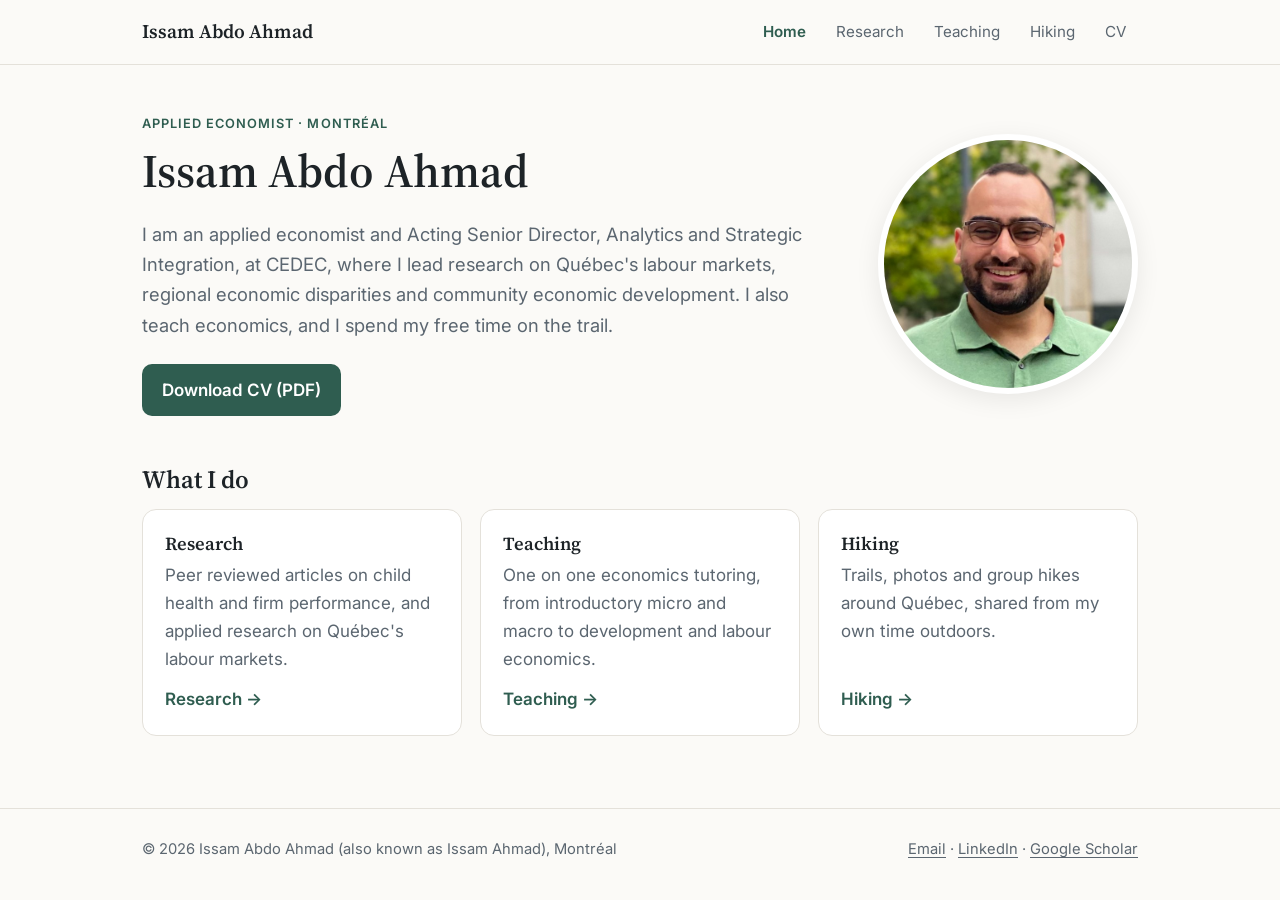
<file: index.html>
<!DOCTYPE html>
<html lang="en">
<head>
  <meta charset="utf-8">
  <meta name="viewport" content="width=device-width, initial-scale=1">
  <title>Issam Abdo Ahmad</title>
  <meta name="description" content="Issam Abdo Ahmad (Issam Ahmad), applied economist in Montreal: research on labour markets and regional development, economics teaching, and hiking.">
  <meta property="og:title" content="Issam Abdo Ahmad">
  <meta property="og:description" content="Issam Abdo Ahmad (Issam Ahmad), applied economist in Montreal: research on labour markets and regional development, economics teaching, and hiking.">
  <link rel="preconnect" href="https://fonts.googleapis.com">
  <link rel="preconnect" href="https://fonts.gstatic.com" crossorigin>
  <link href="https://fonts.googleapis.com/css2?family=Inter:wght@400;600&family=Source+Serif+4:wght@600&display=swap" rel="stylesheet">
  <link rel="stylesheet" href="assets/style.css">
  <script src="assets/site.js" defer></script>
</head>
<body>
  <header class="site-header">
    <div class="wrap">
      <a class="brand" href="index.html">Issam Abdo Ahmad</a>
      <button class="menu-btn" aria-expanded="false" aria-controls="nav">Menu</button>
      <ul class="nav" id="nav">
        <li><a href="index.html" aria-current="page">Home</a></li>
        <li><a href="research.html">Research</a></li>
        <li><a href="teaching.html">Teaching</a></li>
        <li><a href="hiking.html">Hiking</a></li>
        <li><a href="cv.html">CV</a></li>
      </ul>
    </div>
  </header>

  <main>
    <div class="wrap">
      <section class="hero">
        <div>
          <p class="eyebrow">Applied economist &middot; Montr&eacute;al</p>
          <h1>Issam Abdo Ahmad</h1>
          <p class="lead">I am an applied economist and Acting Senior Director, Analytics and Strategic Integration, at CEDEC, where I lead research on Qu&eacute;bec&#39;s labour markets, regional economic disparities and community economic development. I also teach economics, and I spend my free time on the trail.</p>
          <div class="actions">
            <a class="btn" href="assets/docs/cv.pdf">Download CV (PDF)</a>
          </div>
        </div>
        <img class="portrait" src="assets/img/portrait.jpg" alt="Portrait of Issam Abdo Ahmad">
      </section>

      <h2>What I do</h2>
      <div class="grid three">
        <a class="card" href="research.html">
          <h3>Research</h3>
          <p>Peer reviewed articles on child health and firm performance, and applied research on Qu&eacute;bec&#39;s labour markets.</p>
          <span class="more">Research &rarr;</span>
        </a>
        <a class="card" href="teaching.html">
          <h3>Teaching</h3>
          <p>One on one economics tutoring, from introductory micro and macro to development and labour economics.</p>
          <span class="more">Teaching &rarr;</span>
        </a>
        <a class="card" href="hiking.html">
          <h3>Hiking</h3>
          <p>Trails, photos and group hikes around Qu&eacute;bec, shared from my own time outdoors.</p>
          <span class="more">Hiking &rarr;</span>
        </a>
      </div>

    </div>
  </main>

  <footer class="site-footer">
    <div class="wrap">
      <span>&copy; <span id="year"></span> Issam Abdo Ahmad (also known as Issam Ahmad), Montr&eacute;al</span>
      <span>
        <a href="mailto:issamabdoahmad@gmail.com">Email</a> &middot;
        <a href="https://www.linkedin.com/in/issamabdoahmad">LinkedIn</a> &middot;
        <a href="https://scholar.google.com/citations?user=ngb0bvoAAAAJ&amp;hl=en" target="_blank" rel="noopener">Google Scholar</a>
      </span>
    </div>
  </footer>
</body>
</html>
</file>
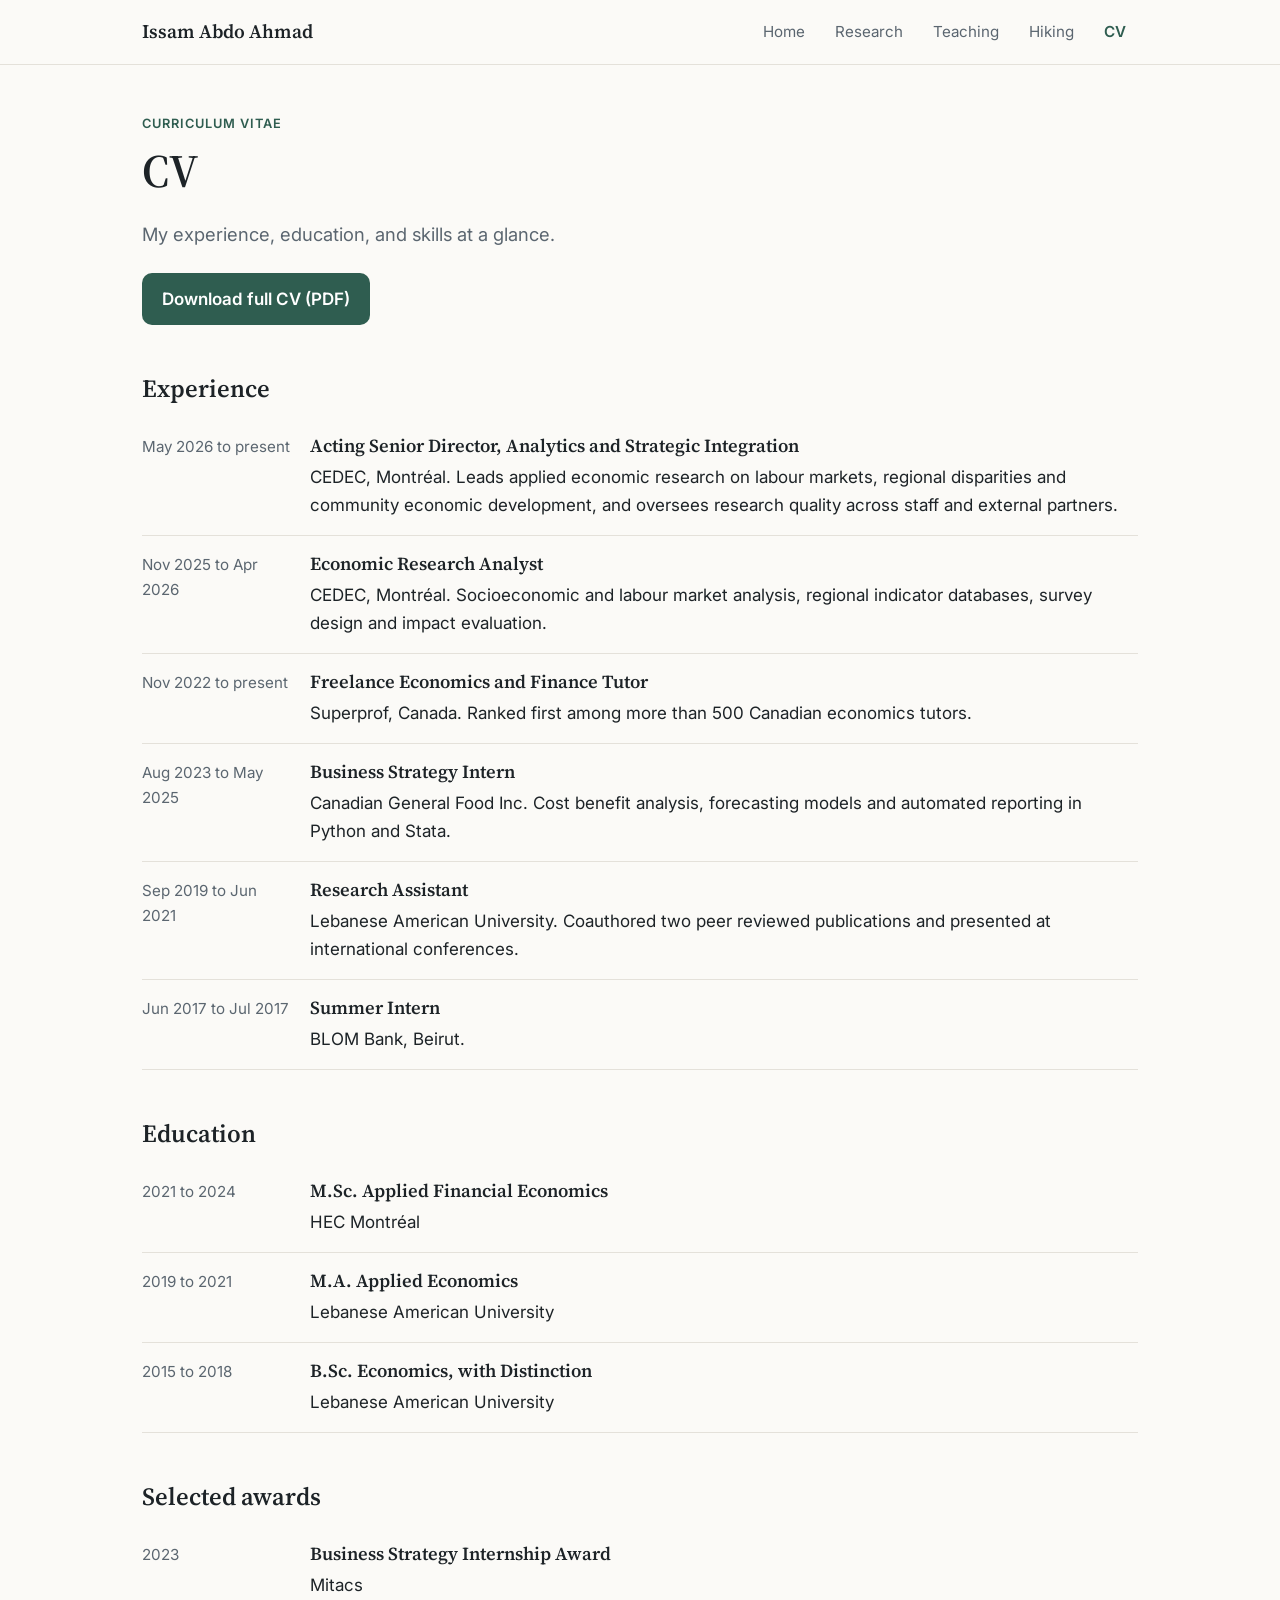
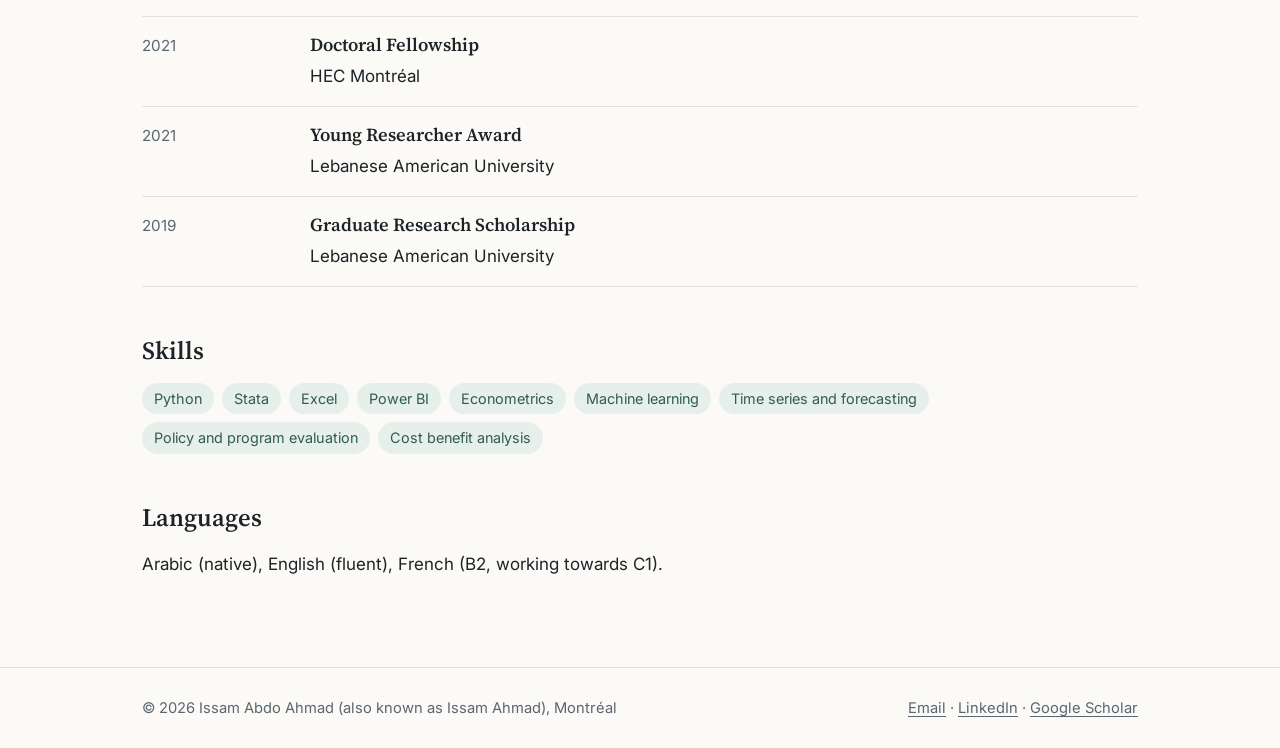
<file: cv.html>
<!DOCTYPE html>
<html lang="en">
<head>
  <meta charset="utf-8">
  <meta name="viewport" content="width=device-width, initial-scale=1">
  <title>CV | Issam Abdo Ahmad</title>
  <meta name="description" content="CV of Issam Abdo Ahmad: experience, education and technical skills.">
  <meta property="og:title" content="CV | Issam Abdo Ahmad">
  <meta property="og:description" content="CV of Issam Abdo Ahmad: experience, education and technical skills.">
  <link rel="preconnect" href="https://fonts.googleapis.com">
  <link rel="preconnect" href="https://fonts.gstatic.com" crossorigin>
  <link href="https://fonts.googleapis.com/css2?family=Inter:wght@400;600&family=Source+Serif+4:wght@600&display=swap" rel="stylesheet">
  <link rel="stylesheet" href="assets/style.css">
  <script src="assets/site.js" defer></script>
</head>
<body>
  <header class="site-header">
    <div class="wrap">
      <a class="brand" href="index.html">Issam Abdo Ahmad</a>
      <button class="menu-btn" aria-expanded="false" aria-controls="nav">Menu</button>
      <ul class="nav" id="nav">
        <li><a href="index.html">Home</a></li>
        <li><a href="research.html">Research</a></li>
        <li><a href="teaching.html">Teaching</a></li>
        <li><a href="hiking.html">Hiking</a></li>
        <li><a href="cv.html" aria-current="page">CV</a></li>
      </ul>
    </div>
  </header>

  <main>
    <div class="wrap">
      <p class="eyebrow">Curriculum vitae</p>
      <h1>CV</h1>
      <p class="lead">My experience, education, and skills at a glance.</p>
      <div class="actions"><a class="btn" href="assets/docs/cv.pdf">Download full CV (PDF)</a></div>

      <h2>Experience</h2>
      <ul class="timeline">
        <li><span class="when">May 2026 to present</span><div><h3>Acting Senior Director, Analytics and Strategic Integration</h3>CEDEC, Montr&eacute;al. Leads applied economic research on labour markets, regional disparities and community economic development, and oversees research quality across staff and external partners.</div></li>
        <li><span class="when">Nov 2025 to Apr 2026</span><div><h3>Economic Research Analyst</h3>CEDEC, Montr&eacute;al. Socioeconomic and labour market analysis, regional indicator databases, survey design and impact evaluation.</div></li>
        <li><span class="when">Nov 2022 to present</span><div><h3>Freelance Economics and Finance Tutor</h3>Superprof, Canada. Ranked first among more than 500 Canadian economics tutors.</div></li>
        <li><span class="when">Aug 2023 to May 2025</span><div><h3>Business Strategy Intern</h3>Canadian General Food Inc. Cost benefit analysis, forecasting models and automated reporting in Python and Stata.</div></li>
        <li><span class="when">Sep 2019 to Jun 2021</span><div><h3>Research Assistant</h3>Lebanese American University. Coauthored two peer reviewed publications and presented at international conferences.</div></li>
        <li><span class="when">Jun 2017 to Jul 2017</span><div><h3>Summer Intern</h3>BLOM Bank, Beirut.</div></li>
      </ul>

      <h2>Education</h2>
      <ul class="timeline">
        <li><span class="when">2021 to 2024</span><div><h3>M.Sc. Applied Financial Economics</h3>HEC Montr&eacute;al</div></li>
        <li><span class="when">2019 to 2021</span><div><h3>M.A. Applied Economics</h3>Lebanese American University</div></li>
        <li><span class="when">2015 to 2018</span><div><h3>B.Sc. Economics, with Distinction</h3>Lebanese American University</div></li>
      </ul>

      <h2>Selected awards</h2>
      <ul class="timeline">
        <li><span class="when">2023</span><div><h3>Business Strategy Internship Award</h3>Mitacs</div></li>
        <li><span class="when">2021</span><div><h3>Doctoral Fellowship</h3>HEC Montr&eacute;al</div></li>
        <li><span class="when">2021</span><div><h3>Young Researcher Award</h3>Lebanese American University</div></li>
        <li><span class="when">2019</span><div><h3>Graduate Research Scholarship</h3>Lebanese American University</div></li>
      </ul>

      <h2>Skills</h2>
      <ul class="tags">
        <li>Python</li><li>Stata</li><li>Excel</li><li>Power BI</li>
        <li>Econometrics</li><li>Machine learning</li><li>Time series and forecasting</li>
        <li>Policy and program evaluation</li><li>Cost benefit analysis</li>
      </ul>

      <h2>Languages</h2>
      <p>Arabic (native), English (fluent), French (B2, working towards C1).</p>

    </div>
  </main>

  <footer class="site-footer">
    <div class="wrap">
      <span>&copy; <span id="year"></span> Issam Abdo Ahmad (also known as Issam Ahmad), Montr&eacute;al</span>
      <span>
        <a href="mailto:issamabdoahmad@gmail.com">Email</a> &middot;
        <a href="https://www.linkedin.com/in/issamabdoahmad">LinkedIn</a> &middot;
        <a href="https://scholar.google.com/citations?user=ngb0bvoAAAAJ&amp;hl=en" target="_blank" rel="noopener">Google Scholar</a>
      </span>
    </div>
  </footer>
</body>
</html>
</file>
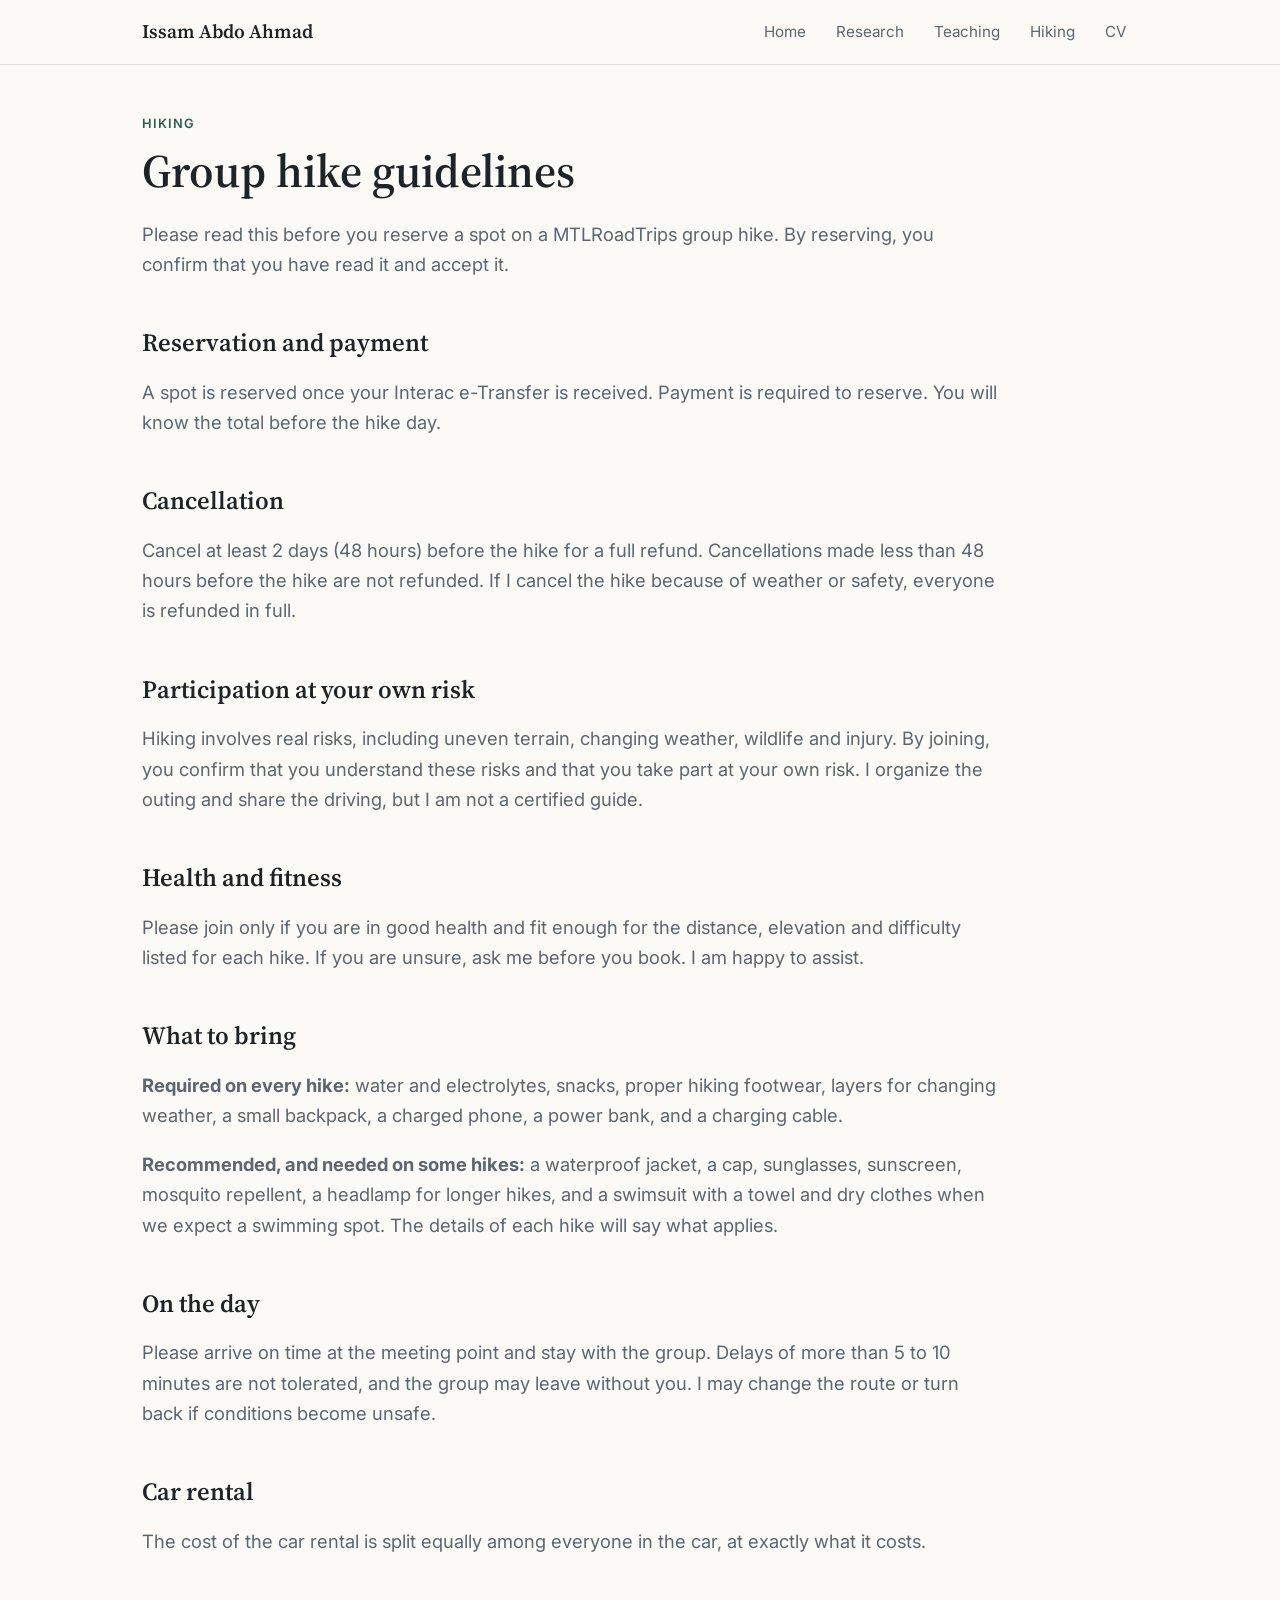
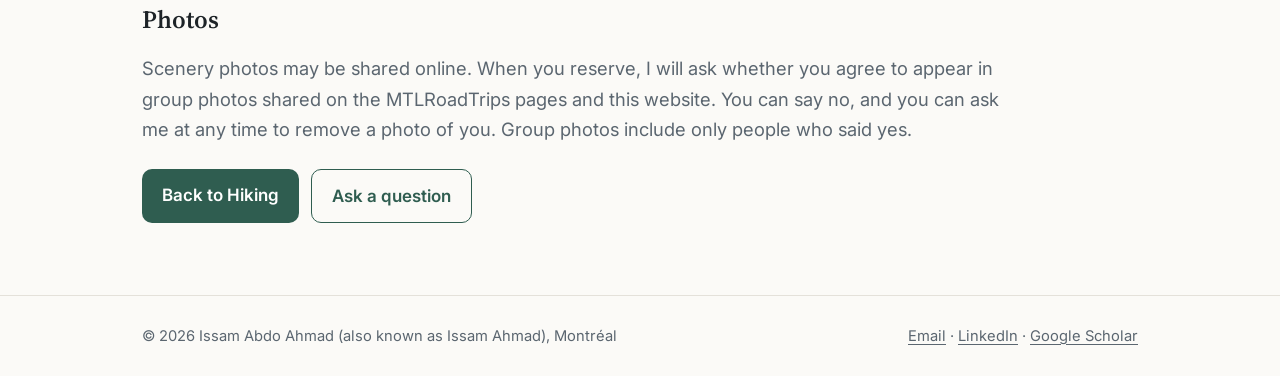
<file: hiking-guidelines.html>
<!DOCTYPE html>
<html lang="en">
<head>
  <meta charset="utf-8">
  <meta name="viewport" content="width=device-width, initial-scale=1">
  <title>Group hike guidelines | Issam Abdo Ahmad</title>
  <meta name="description" content="Reservation, payment, cancellation and safety guidelines for MTLRoadTrips group hikes.">
  <meta property="og:title" content="Group hike guidelines | Issam Abdo Ahmad">
  <meta property="og:description" content="Reservation, payment, cancellation and safety guidelines for MTLRoadTrips group hikes.">
  <link rel="preconnect" href="https://fonts.googleapis.com">
  <link rel="preconnect" href="https://fonts.gstatic.com" crossorigin>
  <link href="https://fonts.googleapis.com/css2?family=Inter:wght@400;600&family=Source+Serif+4:wght@600&display=swap" rel="stylesheet">
  <link rel="stylesheet" href="assets/style.css">
  <script src="assets/site.js" defer></script>
</head>
<body>
  <header class="site-header">
    <div class="wrap">
      <a class="brand" href="index.html">Issam Abdo Ahmad</a>
      <button class="menu-btn" aria-expanded="false" aria-controls="nav">Menu</button>
      <ul class="nav" id="nav">
        <li><a href="index.html">Home</a></li>
        <li><a href="research.html">Research</a></li>
        <li><a href="teaching.html">Teaching</a></li>
        <li><a href="hiking.html">Hiking</a></li>
        <li><a href="cv.html">CV</a></li>
      </ul>
    </div>
  </header>

  <main>
    <div class="wrap">
      <p class="eyebrow">Hiking</p>
      <h1>Group hike guidelines</h1>
      <p class="lead wide">Please read this before you reserve a spot on a MTLRoadTrips group hike. By reserving, you confirm that you have read it and accept it.</p>

      <h2>Reservation and payment</h2>
      <p class="lead wide">A spot is reserved once your Interac e-Transfer is received. Payment is required to reserve. You will know the total before the hike day.</p>

      <h2>Cancellation</h2>
      <p class="lead wide">Cancel at least 2 days (48 hours) before the hike for a full refund. Cancellations made less than 48 hours before the hike are not refunded. If I cancel the hike because of weather or safety, everyone is refunded in full.</p>

      <h2>Participation at your own risk</h2>
      <p class="lead wide">Hiking involves real risks, including uneven terrain, changing weather, wildlife and injury. By joining, you confirm that you understand these risks and that you take part at your own risk. I organize the outing and share the driving, but I am not a certified guide.</p>

      <h2>Health and fitness</h2>
      <p class="lead wide">Please join only if you are in good health and fit enough for the distance, elevation and difficulty listed for each hike. If you are unsure, ask me before you book. I am happy to assist.</p>

      <h2>What to bring</h2>
      <p class="lead wide"><strong>Required on every hike:</strong> water and electrolytes, snacks, proper hiking footwear, layers for changing weather, a small backpack, a charged phone, a power bank, and a charging cable.</p>
      <p class="lead wide"><strong>Recommended, and needed on some hikes:</strong> a waterproof jacket, a cap, sunglasses, sunscreen, mosquito repellent, a headlamp for longer hikes, and a swimsuit with a towel and dry clothes when we expect a swimming spot. The details of each hike will say what applies.</p>

      <h2>On the day</h2>
      <p class="lead wide">Please arrive on time at the meeting point and stay with the group. Delays of more than 5 to 10 minutes are not tolerated, and the group may leave without you. I may change the route or turn back if conditions become unsafe.</p>

      <h2>Car rental</h2>
      <p class="lead wide">The cost of the car rental is split equally among everyone in the car, at exactly what it costs.</p>

      <h2>Photos</h2>
      <p class="lead wide">Scenery photos may be shared online. When you reserve, I will ask whether you agree to appear in group photos shared on the MTLRoadTrips pages and this website. You can say no, and you can ask me at any time to remove a photo of you. Group photos include only people who said yes.</p>

      <div class="actions">
        <a class="btn" href="hiking.html">Back to Hiking</a>
        <a class="btn ghost" href="mailto:issamabdoahmad@gmail.com?subject=Group%20hike%20question">Ask a question</a>
      </div>

    </div>
  </main>

  <footer class="site-footer">
    <div class="wrap">
      <span>&copy; <span id="year"></span> Issam Abdo Ahmad (also known as Issam Ahmad), Montr&eacute;al</span>
      <span>
        <a href="mailto:issamabdoahmad@gmail.com">Email</a> &middot;
        <a href="https://www.linkedin.com/in/issamabdoahmad">LinkedIn</a> &middot;
        <a href="https://scholar.google.com/citations?user=ngb0bvoAAAAJ&amp;hl=en" target="_blank" rel="noopener">Google Scholar</a>
      </span>
    </div>
  </footer>
</body>
</html>
</file>
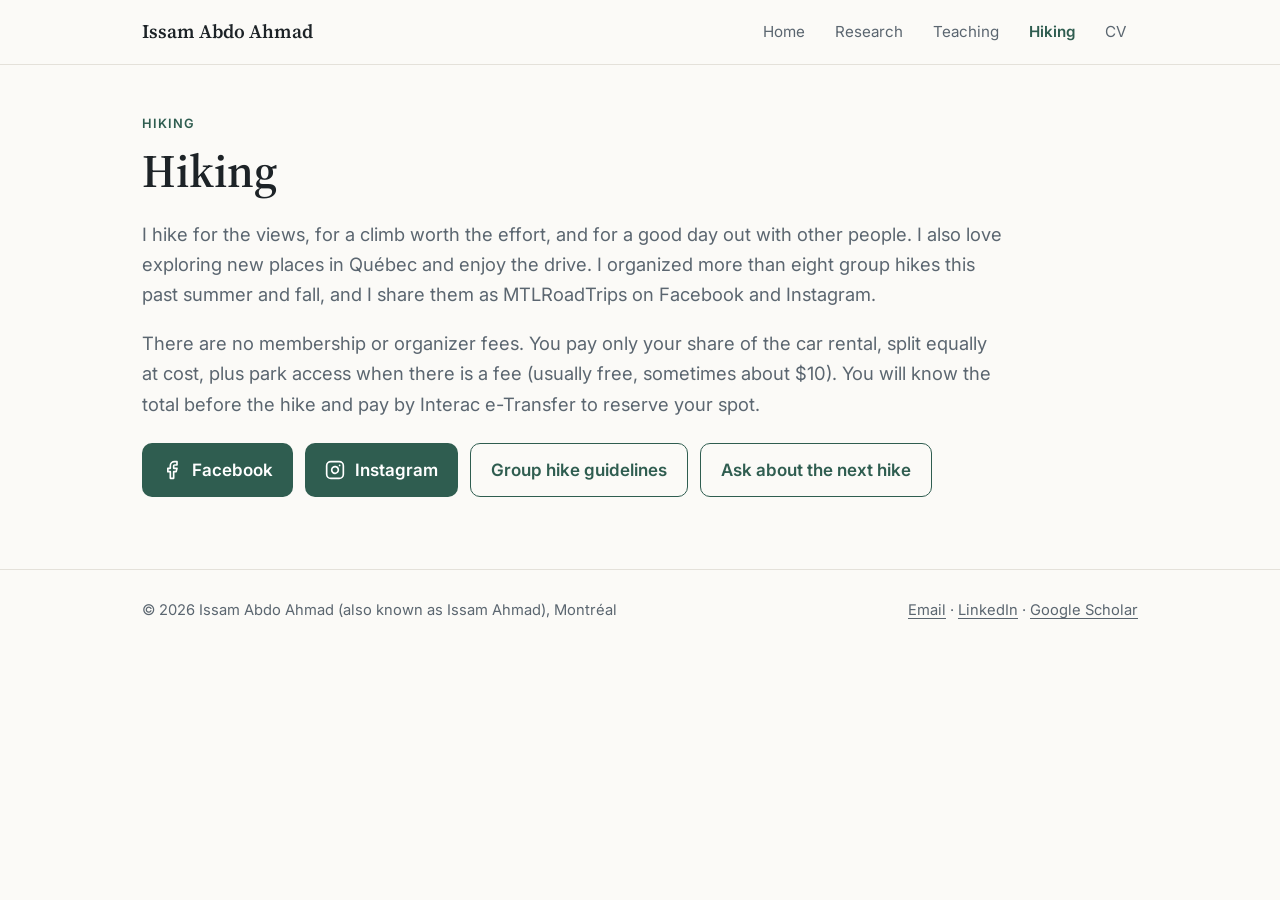
<file: hiking.html>
<!DOCTYPE html>
<html lang="en">
<head>
  <meta charset="utf-8">
  <meta name="viewport" content="width=device-width, initial-scale=1">
  <title>Hiking | Issam Abdo Ahmad</title>
  <meta name="description" content="Hiking trails, photos and group hikes around Quebec with Issam Abdo Ahmad.">
  <meta property="og:title" content="Hiking | Issam Abdo Ahmad">
  <meta property="og:description" content="Hiking trails, photos and group hikes around Quebec with Issam Abdo Ahmad.">
  <link rel="preconnect" href="https://fonts.googleapis.com">
  <link rel="preconnect" href="https://fonts.gstatic.com" crossorigin>
  <link href="https://fonts.googleapis.com/css2?family=Inter:wght@400;600&family=Source+Serif+4:wght@600&display=swap" rel="stylesheet">
  <link rel="stylesheet" href="assets/style.css">
  <script src="assets/site.js" defer></script>
</head>
<body>
  <header class="site-header">
    <div class="wrap">
      <a class="brand" href="index.html">Issam Abdo Ahmad</a>
      <button class="menu-btn" aria-expanded="false" aria-controls="nav">Menu</button>
      <ul class="nav" id="nav">
        <li><a href="index.html">Home</a></li>
        <li><a href="research.html">Research</a></li>
        <li><a href="teaching.html">Teaching</a></li>
        <li><a href="hiking.html" aria-current="page">Hiking</a></li>
        <li><a href="cv.html">CV</a></li>
      </ul>
    </div>
  </header>

  <main>
    <div class="wrap">
      <p class="eyebrow">Hiking</p>
      <h1>Hiking</h1>
      <p class="lead wide">I hike for the views, for a climb worth the effort, and for a good day out with other people. I also love exploring new places in Qu&eacute;bec and enjoy the drive. I organized more than eight group hikes this past summer and fall, and I share them as MTLRoadTrips on Facebook and Instagram.</p>
      <p class="lead wide">There are no membership or organizer fees. You pay only your share of the car rental, split equally at cost, plus park access when there is a fee (usually free, sometimes about $10). You will know the total before the hike and pay by Interac e-Transfer to reserve your spot.</p>
      <div class="actions">
        <a class="btn icon" href="https://www.facebook.com/profile.php?id=61595516983085" target="_blank" rel="noopener"><svg viewBox="0 0 24 24" width="20" height="20" fill="none" stroke="currentColor" stroke-width="2" stroke-linecap="round" stroke-linejoin="round" aria-hidden="true"><path d="M18 2h-3a5 5 0 0 0-5 5v3H7v4h3v8h4v-8h3l1-4h-4V7a1 1 0 0 1 1-1h3z"/></svg>Facebook</a>
        <a class="btn icon" href="https://www.instagram.com/mtlroadtrips/" target="_blank" rel="noopener"><svg viewBox="0 0 24 24" width="20" height="20" fill="none" stroke="currentColor" stroke-width="2" stroke-linecap="round" stroke-linejoin="round" aria-hidden="true"><rect x="2" y="2" width="20" height="20" rx="5"/><path d="M16 11.37A4 4 0 1 1 12.63 8 4 4 0 0 1 16 11.37z"/><line x1="17.5" y1="6.5" x2="17.51" y2="6.5"/></svg>Instagram</a>
        <a class="btn ghost" href="hiking-guidelines.html">Group hike guidelines</a>
        <a class="btn ghost" href="mailto:issamabdoahmad@gmail.com?subject=Next%20group%20hike">Ask about the next hike</a>
      </div>

    </div>
  </main>

  <footer class="site-footer">
    <div class="wrap">
      <span>&copy; <span id="year"></span> Issam Abdo Ahmad (also known as Issam Ahmad), Montr&eacute;al</span>
      <span>
        <a href="mailto:issamabdoahmad@gmail.com">Email</a> &middot;
        <a href="https://www.linkedin.com/in/issamabdoahmad">LinkedIn</a> &middot;
        <a href="https://scholar.google.com/citations?user=ngb0bvoAAAAJ&amp;hl=en" target="_blank" rel="noopener">Google Scholar</a>
      </span>
    </div>
  </footer>
</body>
</html>
</file>
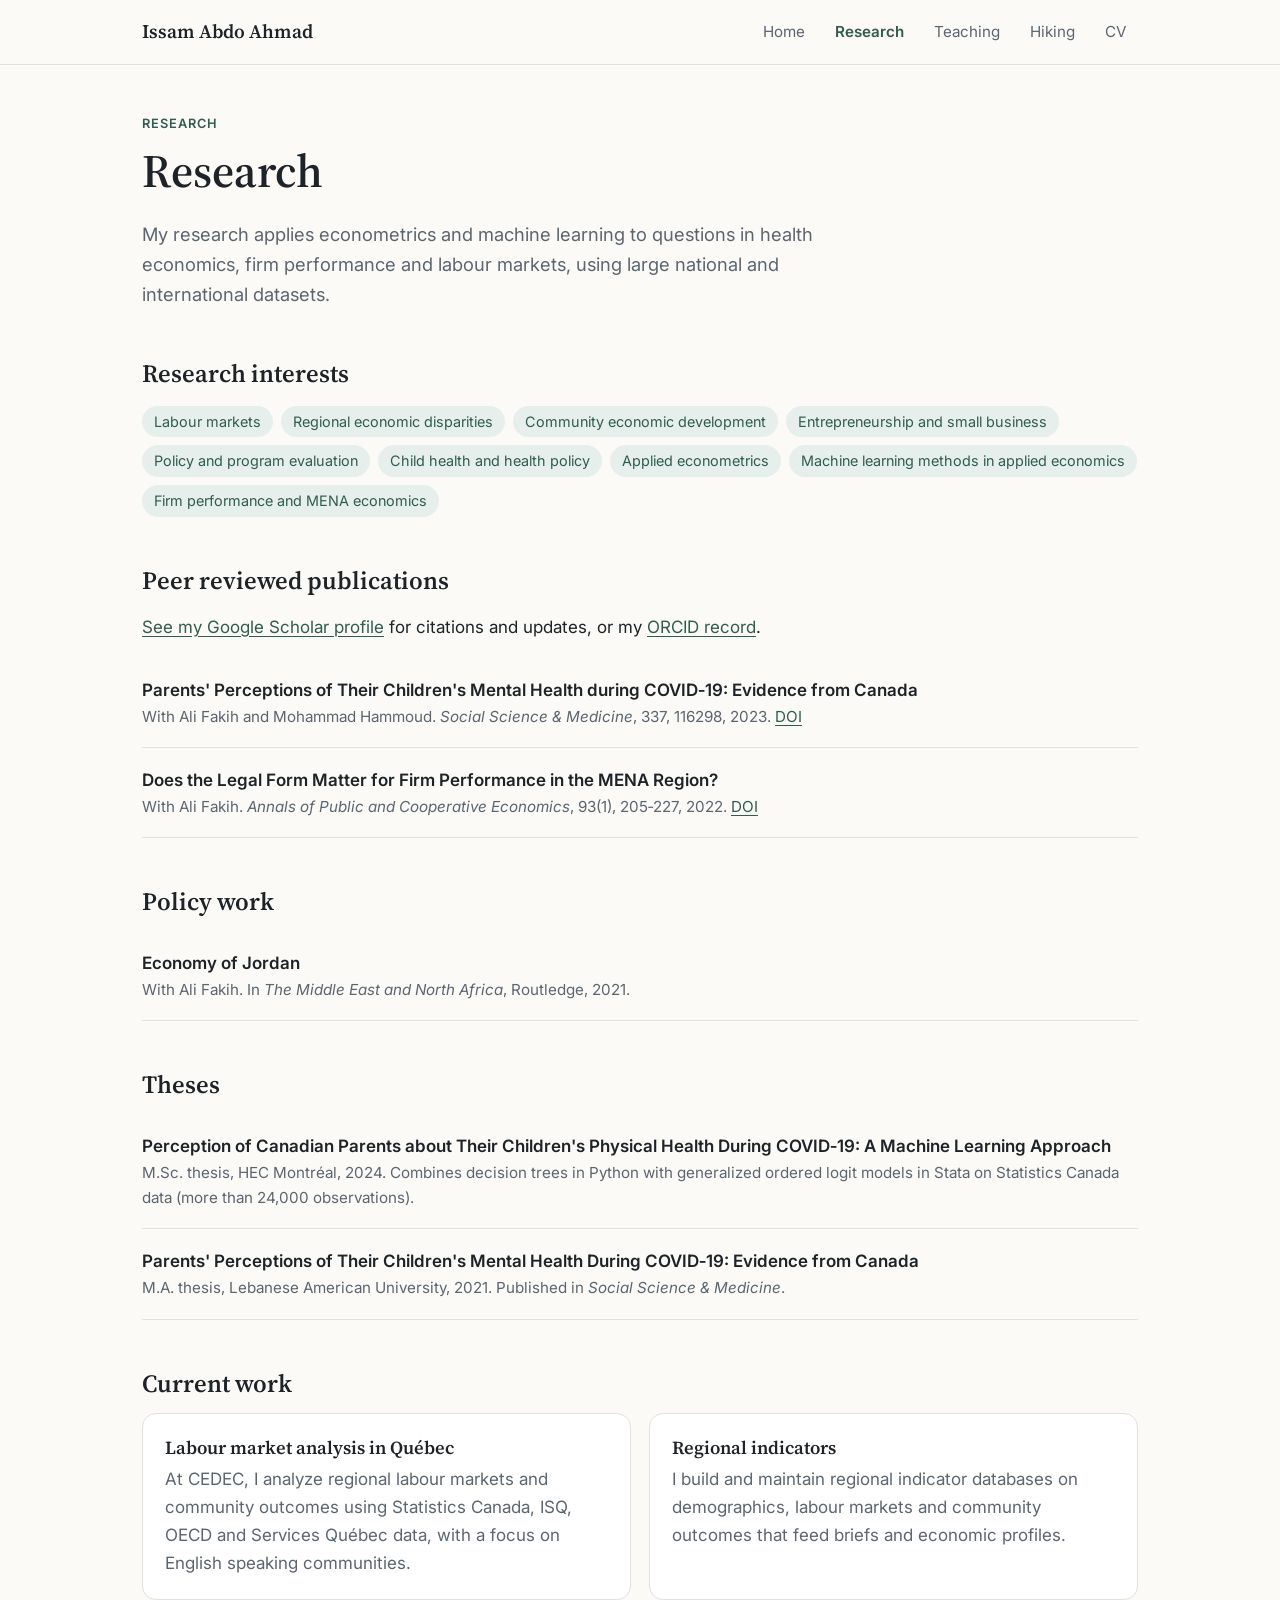
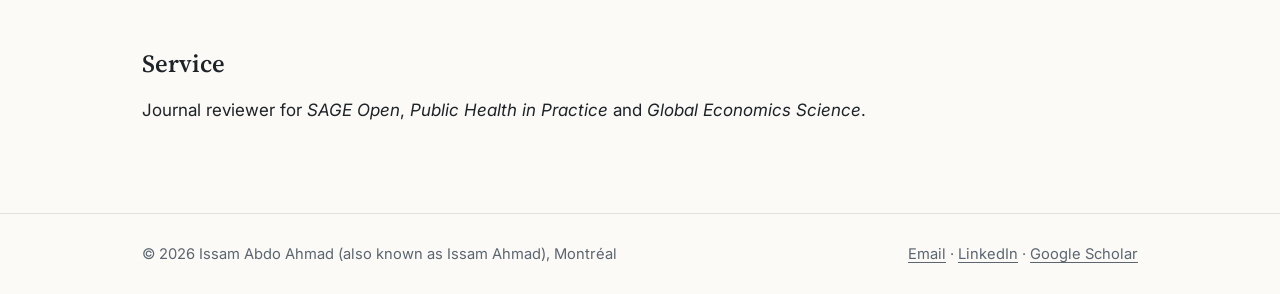
<file: research.html>
<!DOCTYPE html>
<html lang="en">
<head>
  <meta charset="utf-8">
  <meta name="viewport" content="width=device-width, initial-scale=1">
  <title>Research | Issam Abdo Ahmad</title>
  <meta name="description" content="Research and publications by Issam Abdo Ahmad in labour economics, health policy and economic policy.">
  <meta property="og:title" content="Research | Issam Abdo Ahmad">
  <meta property="og:description" content="Research and publications by Issam Abdo Ahmad in labour economics, health policy and economic policy.">
  <link rel="preconnect" href="https://fonts.googleapis.com">
  <link rel="preconnect" href="https://fonts.gstatic.com" crossorigin>
  <link href="https://fonts.googleapis.com/css2?family=Inter:wght@400;600&family=Source+Serif+4:wght@600&display=swap" rel="stylesheet">
  <link rel="stylesheet" href="assets/style.css">
  <script src="assets/site.js" defer></script>
</head>
<body>
  <header class="site-header">
    <div class="wrap">
      <a class="brand" href="index.html">Issam Abdo Ahmad</a>
      <button class="menu-btn" aria-expanded="false" aria-controls="nav">Menu</button>
      <ul class="nav" id="nav">
        <li><a href="index.html">Home</a></li>
        <li><a href="research.html" aria-current="page">Research</a></li>
        <li><a href="teaching.html">Teaching</a></li>
        <li><a href="hiking.html">Hiking</a></li>
        <li><a href="cv.html">CV</a></li>
      </ul>
    </div>
  </header>

  <main>
    <div class="wrap">
      <p class="eyebrow">Research</p>
      <h1>Research</h1>
      <p class="lead">My research applies econometrics and machine learning to questions in health economics, firm performance and labour markets, using large national and international datasets.</p>

      <h2>Research interests</h2>
      <ul class="tags">
        <li>Labour markets</li>
        <li>Regional economic disparities</li>
        <li>Community economic development</li>
        <li>Entrepreneurship and small business</li>
        <li>Policy and program evaluation</li>
        <li>Child health and health policy</li>
        <li>Applied econometrics</li>
        <li>Machine learning methods in applied economics</li>
        <li>Firm performance and MENA economics</li>
      </ul>

      <h2>Peer reviewed publications</h2>
      <p><a href="https://scholar.google.com/citations?user=ngb0bvoAAAAJ&amp;hl=en" target="_blank" rel="noopener">See my Google Scholar profile</a> for citations and updates, or my <a href="https://orcid.org/0000-0002-9265-6749" target="_blank" rel="noopener">ORCID record</a>.</p>
      <ul class="pubs">
          <li>
            <div class="title">Parents' Perceptions of Their Children's Mental Health during COVID&#8209;19: Evidence from Canada</div>
            <div class="meta">With Ali Fakih and Mohammad Hammoud. <em>Social Science &amp; Medicine</em>, 337, 116298, 2023. <a href="https://doi.org/10.1016/j.socscimed.2023.116298">DOI</a></div>
          </li>
          <li>
            <div class="title">Does the Legal Form Matter for Firm Performance in the MENA Region?</div>
            <div class="meta">With Ali Fakih. <em>Annals of Public and Cooperative Economics</em>, 93(1), 205&#8209;227, 2022. <a href="https://doi.org/10.1111/apce.12324">DOI</a></div>
          </li>
      </ul>

      <h2>Policy work</h2>
      <ul class="pubs">
          <li>
            <div class="title">Economy of Jordan</div>
            <div class="meta">With Ali Fakih. In <em>The Middle East and North Africa</em>, Routledge, 2021.</div>
          </li>
      </ul>

      <h2>Theses</h2>
      <ul class="pubs">
          <li>
            <div class="title">Perception of Canadian Parents about Their Children's Physical Health During COVID&#8209;19: A Machine Learning Approach</div>
            <div class="meta">M.Sc. thesis, HEC Montr&eacute;al, 2024. Combines decision trees in Python with generalized ordered logit models in Stata on Statistics Canada data (more than 24,000 observations).</div>
          </li>
          <li>
            <div class="title">Parents' Perceptions of Their Children's Mental Health During COVID&#8209;19: Evidence from Canada</div>
            <div class="meta">M.A. thesis, Lebanese American University, 2021. Published in <em>Social Science &amp; Medicine</em>.</div>
          </li>
      </ul>

      <h2>Current work</h2>
      <div class="grid">
        <div class="card">
          <h3>Labour market analysis in Qu&eacute;bec</h3>
          <p>At CEDEC, I analyze regional labour markets and community outcomes using Statistics Canada, ISQ, OECD and Services Qu&eacute;bec data, with a focus on English speaking communities.</p>
        </div>
        <div class="card">
          <h3>Regional indicators</h3>
          <p>I build and maintain regional indicator databases on demographics, labour markets and community outcomes that feed briefs and economic profiles.</p>
        </div>
      </div>

      <h2>Service</h2>
      <p>Journal reviewer for <em>SAGE Open</em>, <em>Public Health in Practice</em> and <em>Global Economics Science</em>.</p>

    </div>
  </main>

  <footer class="site-footer">
    <div class="wrap">
      <span>&copy; <span id="year"></span> Issam Abdo Ahmad (also known as Issam Ahmad), Montr&eacute;al</span>
      <span>
        <a href="mailto:issamabdoahmad@gmail.com">Email</a> &middot;
        <a href="https://www.linkedin.com/in/issamabdoahmad">LinkedIn</a> &middot;
        <a href="https://scholar.google.com/citations?user=ngb0bvoAAAAJ&amp;hl=en" target="_blank" rel="noopener">Google Scholar</a>
      </span>
    </div>
  </footer>
</body>
</html>
</file>
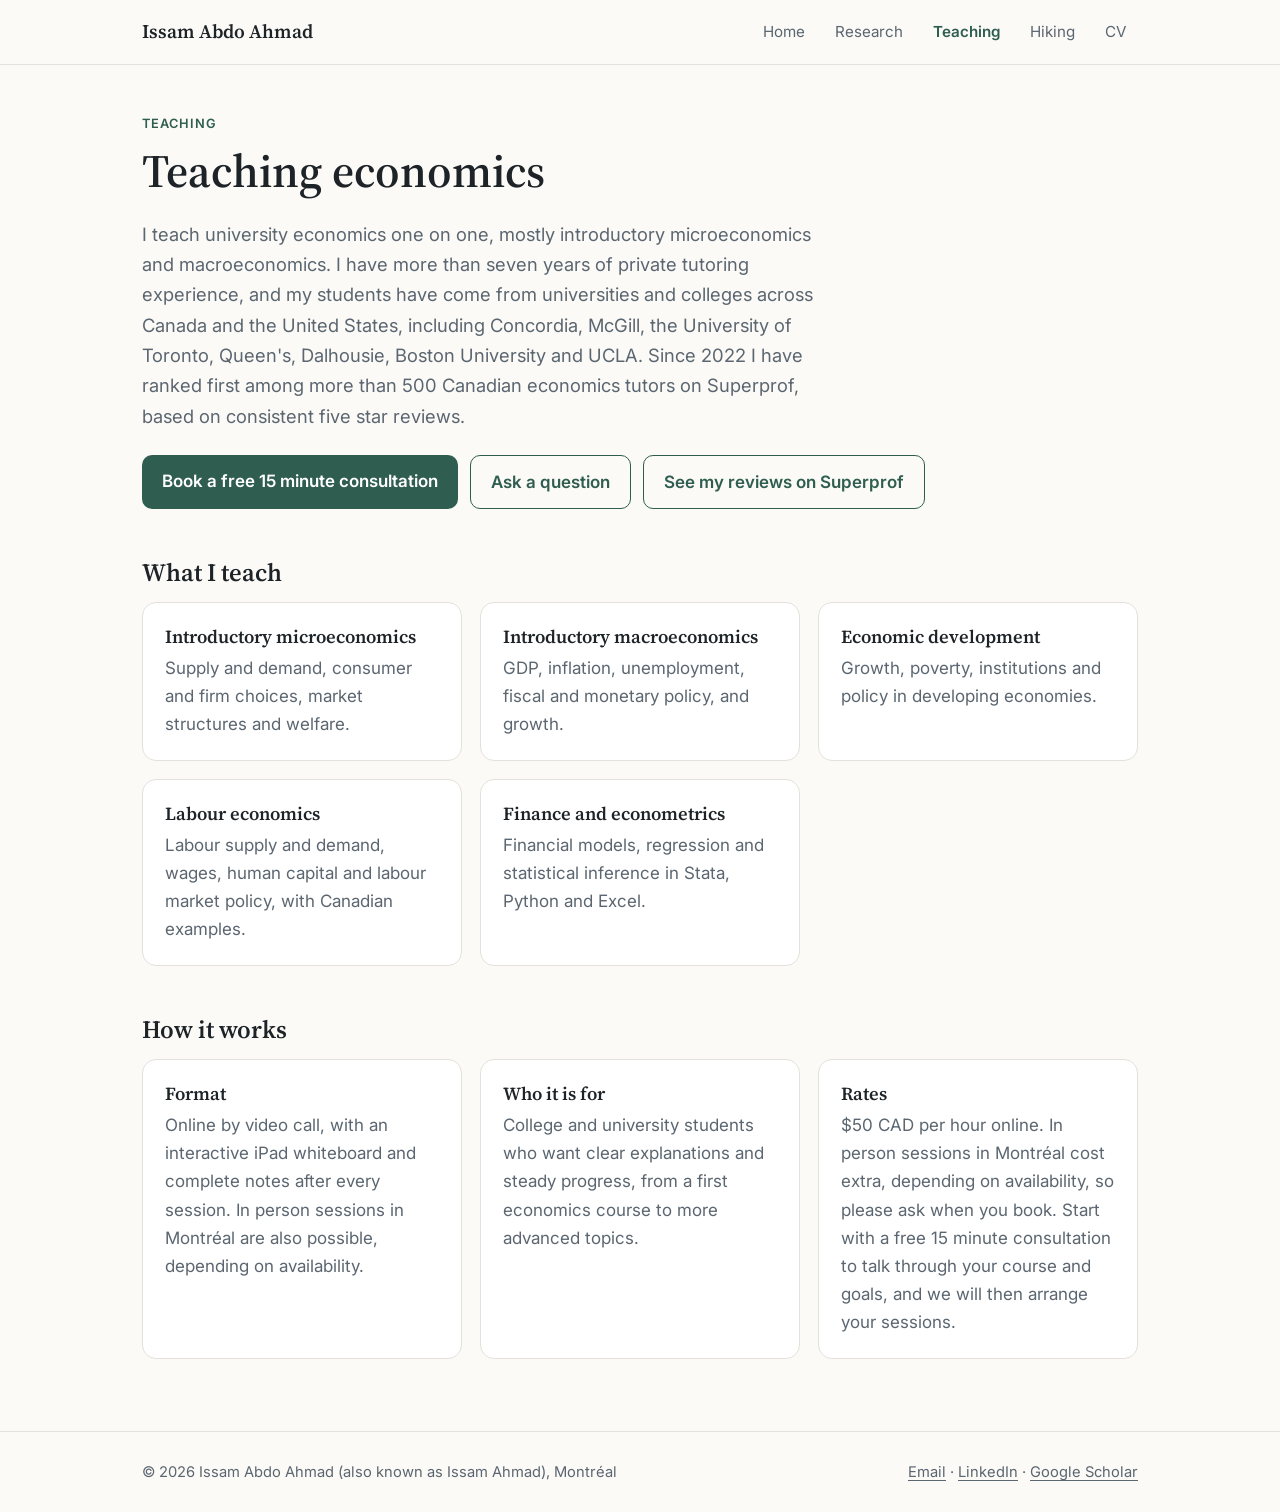
<file: teaching.html>
<!DOCTYPE html>
<html lang="en">
<head>
  <meta charset="utf-8">
  <meta name="viewport" content="width=device-width, initial-scale=1">
  <title>Teaching | Issam Abdo Ahmad</title>
  <meta name="description" content="Economics teaching with Issam Abdo Ahmad: introductory micro and macro, economic development and labour economics, in Montreal and online.">
  <meta property="og:title" content="Teaching | Issam Abdo Ahmad">
  <meta property="og:description" content="Economics teaching with Issam Abdo Ahmad: introductory micro and macro, economic development and labour economics, in Montreal and online.">
  <link rel="preconnect" href="https://fonts.googleapis.com">
  <link rel="preconnect" href="https://fonts.gstatic.com" crossorigin>
  <link href="https://fonts.googleapis.com/css2?family=Inter:wght@400;600&family=Source+Serif+4:wght@600&display=swap" rel="stylesheet">
  <link rel="stylesheet" href="assets/style.css">
  <script src="assets/site.js" defer></script>
</head>
<body>
  <header class="site-header">
    <div class="wrap">
      <a class="brand" href="index.html">Issam Abdo Ahmad</a>
      <button class="menu-btn" aria-expanded="false" aria-controls="nav">Menu</button>
      <ul class="nav" id="nav">
        <li><a href="index.html">Home</a></li>
        <li><a href="research.html">Research</a></li>
        <li><a href="teaching.html" aria-current="page">Teaching</a></li>
        <li><a href="hiking.html">Hiking</a></li>
        <li><a href="cv.html">CV</a></li>
      </ul>
    </div>
  </header>

  <main>
    <div class="wrap">
      <p class="eyebrow">Teaching</p>
      <h1>Teaching economics</h1>
      <p class="lead">I teach university economics one on one, mostly introductory microeconomics and macroeconomics. I have more than seven years of private tutoring experience, and my students have come from universities and colleges across Canada and the United States, including Concordia, McGill, the University of Toronto, Queen&#39;s, Dalhousie, Boston University and UCLA. Since 2022 I have ranked first among more than 500 Canadian economics tutors on Superprof, based on consistent five star reviews.</p>
      <div class="actions">
        <a class="btn" href="https://calendly.com/issamabdoahmad/30min" target="_blank" rel="noopener">Book a free 15 minute consultation</a>
        <a class="btn ghost" href="mailto:issamabdoahmad@gmail.com?subject=Teaching%20question">Ask a question</a>
        <a class="btn ghost" href="https://www.superprof.ca/certified-economics-tutor-specializing-personalized-one-one-and-group-tutoring-sessions-with-over-years-experience.html" target="_blank" rel="noopener">See my reviews on Superprof</a>
      </div>

      <h2>What I teach</h2>
      <div class="grid">
        <div class="card"><h3>Introductory microeconomics</h3><p>Supply and demand, consumer and firm choices, market structures and welfare.</p></div>
        <div class="card"><h3>Introductory macroeconomics</h3><p>GDP, inflation, unemployment, fiscal and monetary policy, and growth.</p></div>
        <div class="card"><h3>Economic development</h3><p>Growth, poverty, institutions and policy in developing economies.</p></div>
        <div class="card"><h3>Labour economics</h3><p>Labour supply and demand, wages, human capital and labour market policy, with Canadian examples.</p></div>
        <div class="card"><h3>Finance and econometrics</h3><p>Financial models, regression and statistical inference in Stata, Python and Excel.</p></div>
      </div>

      <h2>How it works</h2>
      <div class="grid">
        <div class="card"><h3>Format</h3><p>Online by video call, with an interactive iPad whiteboard and complete notes after every session. In person sessions in Montr&eacute;al are also possible, depending on availability.</p></div>
        <div class="card"><h3>Who it is for</h3><p>College and university students who want clear explanations and steady progress, from a first economics course to more advanced topics.</p></div>
        <div class="card"><h3>Rates</h3><p>$50 CAD per hour online. In person sessions in Montr&eacute;al cost extra, depending on availability, so please ask when you book. Start with a free 15 minute consultation to talk through your course and goals, and we will then arrange your sessions.</p></div>
      </div>

    </div>
  </main>

  <footer class="site-footer">
    <div class="wrap">
      <span>&copy; <span id="year"></span> Issam Abdo Ahmad (also known as Issam Ahmad), Montr&eacute;al</span>
      <span>
        <a href="mailto:issamabdoahmad@gmail.com">Email</a> &middot;
        <a href="https://www.linkedin.com/in/issamabdoahmad">LinkedIn</a> &middot;
        <a href="https://scholar.google.com/citations?user=ngb0bvoAAAAJ&amp;hl=en" target="_blank" rel="noopener">Google Scholar</a>
      </span>
    </div>
  </footer>
</body>
</html>
</file>
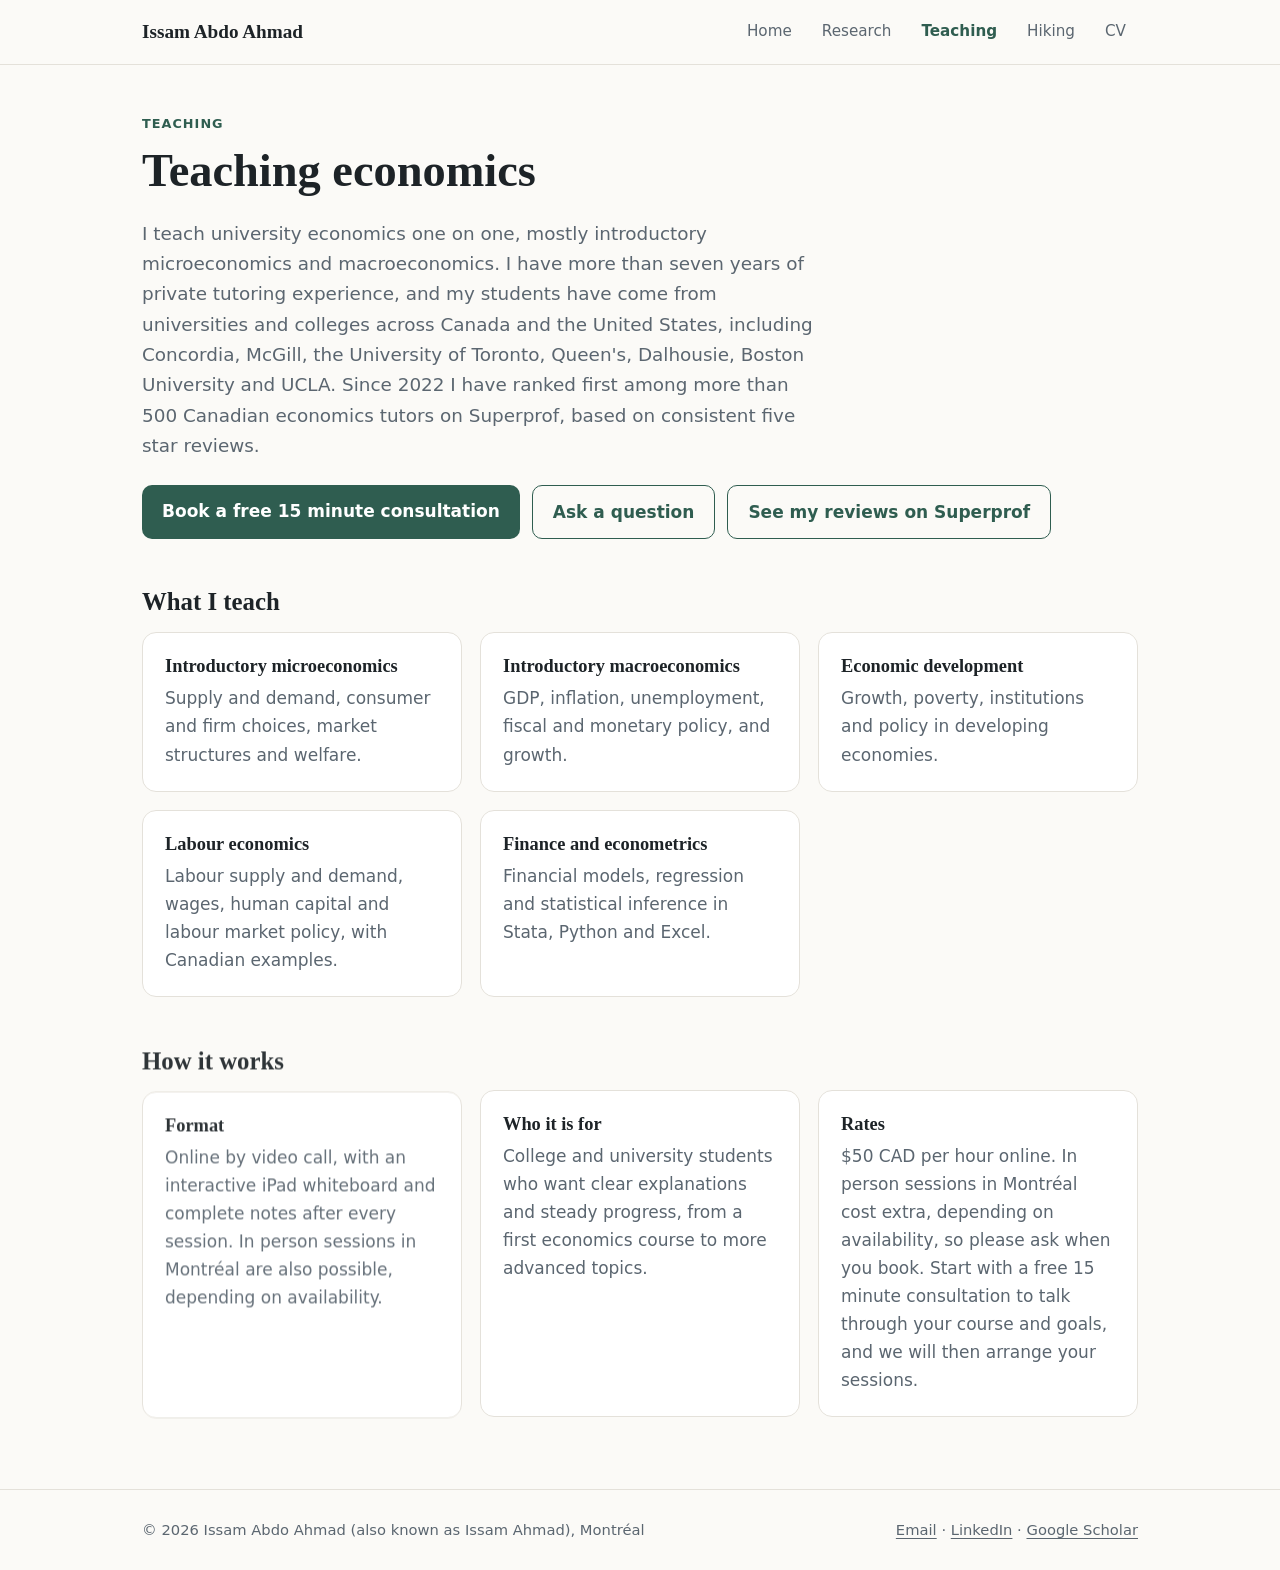
<file: tutoring.html>
<!DOCTYPE html>
<html lang="en"><head><meta charset="utf-8"><title>Teaching | Issam Abdo Ahmad</title>
<meta http-equiv="refresh" content="0; url=teaching.html"><link rel="canonical" href="teaching.html"></head>
<body><p>This page has moved to <a href="teaching.html">Teaching</a>.</p></body></html>
</file>
<file: assets/style.css>
:root {
  --bg: #fbfaf7;
  --surface: #ffffff;
  --ink: #1d2327;
  --muted: #5b6670;
  --line: #e4e1da;
  --accent: #2f5d50;
  --accent-soft: #e6efeb;
  --radius: 14px;
  --max: 1040px;
  --font: "Inter", system-ui, -apple-system, "Segoe UI", Roboto, sans-serif;
  --serif: "Source Serif 4", Georgia, "Times New Roman", serif;
}

* { box-sizing: border-box; }
html { -webkit-text-size-adjust: 100%; }
body {
  margin: 0;
  font-family: var(--font);
  font-size: 17px;
  line-height: 1.65;
  color: var(--ink);
  background: var(--bg);
}
img { max-width: 100%; height: auto; display: block; }
a { color: var(--accent); text-underline-offset: 3px; }
a:hover { text-decoration-thickness: 2px; }

.wrap { max-width: var(--max); margin: 0 auto; padding: 0 22px; }

/* Header and navigation */
.site-header {
  position: sticky; top: 0; z-index: 10;
  background: rgba(251, 250, 247, 0.92);
  backdrop-filter: blur(8px);
  border-bottom: 1px solid var(--line);
}
.site-header .wrap {
  display: flex; align-items: center; justify-content: space-between;
  min-height: 64px;
}
.brand { font-family: var(--serif); font-weight: 600; font-size: 1.2rem; color: var(--ink); text-decoration: none; }
.nav { display: flex; gap: 6px; list-style: none; margin: 0; padding: 0; }
.nav a {
  display: block; padding: 8px 12px; border-radius: 8px;
  color: var(--muted); text-decoration: none; font-size: 0.95rem;
}
.nav a:hover { background: var(--accent-soft); color: var(--accent); }
.nav a[aria-current="page"] { color: var(--accent); font-weight: 600; }
.menu-btn {
  display: none; background: none; border: 1px solid var(--line);
  border-radius: 8px; padding: 8px 12px; font: inherit; color: var(--ink); cursor: pointer;
}

@media (max-width: 760px) {
  .menu-btn { display: block; }
  .nav {
    display: none; position: absolute; top: 64px; left: 0; right: 0;
    flex-direction: column; gap: 0; padding: 8px 14px 16px;
    background: var(--bg); border-bottom: 1px solid var(--line);
  }
  .nav.open { display: flex; }
  .nav a { padding: 14px 10px; font-size: 1.05rem; border-bottom: 1px solid var(--line); border-radius: 0; }
}

/* Sections */
main { padding: 48px 0 72px; }
h1, h2, h3 { font-family: var(--serif); line-height: 1.25; font-weight: 600; }
h1 { font-size: clamp(2rem, 5vw, 2.9rem); margin: 0 0 12px; }
h2 { font-size: 1.55rem; margin: 48px 0 14px; }
h3 { font-size: 1.15rem; margin: 0 0 6px; }
.lead { font-size: 1.15rem; color: var(--muted); max-width: 680px; }
.eyebrow { text-transform: uppercase; letter-spacing: 0.08em; font-size: 0.8rem; color: var(--accent); font-weight: 600; margin: 0 0 8px; }

/* Hero */
.hero { display: grid; grid-template-columns: 1fr 260px; gap: 48px; align-items: center; }
.portrait {
  width: 260px; aspect-ratio: 1; border-radius: 50%; object-fit: cover;
  background: var(--accent-soft); border: 6px solid var(--surface);
  box-shadow: 0 6px 24px rgba(0,0,0,0.08);
}
@media (max-width: 760px) {
  .hero { grid-template-columns: 1fr; gap: 24px; }
  .hero .portrait { width: 160px; order: -1; }
}

/* Buttons */
.actions { display: flex; flex-wrap: wrap; gap: 12px; margin-top: 24px; }
.btn {
  display: inline-block; padding: 12px 20px; border-radius: 10px;
  background: var(--accent); color: #fff; text-decoration: none; font-weight: 600;
}
.btn:hover { background: #244a40; }
.btn.ghost { background: transparent; color: var(--accent); border: 1.5px solid var(--accent); }
.btn.ghost:hover { background: var(--accent-soft); }

/* Cards */
.grid { display: grid; gap: 18px; grid-template-columns: repeat(auto-fit, minmax(260px, 1fr)); }
.card {
  background: var(--surface); border: 1px solid var(--line);
  border-radius: var(--radius); padding: 22px;
}
.card p { margin: 0; color: var(--muted); }
a.card { text-decoration: none; color: inherit; transition: border-color 0.15s, transform 0.15s; }
a.card:hover { border-color: var(--accent); transform: translateY(-2px); }
.card .more { display: inline-block; margin-top: 12px; color: var(--accent); font-weight: 600; }

/* Lists of publications and CV entries */
.pubs { list-style: none; padding: 0; margin: 0; }
.pubs li { padding: 18px 0; border-bottom: 1px solid var(--line); }
.pubs .title { font-weight: 600; }
.pubs .meta { color: var(--muted); font-size: 0.95rem; }
.tags { display: flex; flex-wrap: wrap; gap: 8px; padding: 0; list-style: none; }
.tags li { background: var(--accent-soft); color: var(--accent); padding: 4px 12px; border-radius: 99px; font-size: 0.9rem; }

.timeline { list-style: none; padding: 0; margin: 0; }
.timeline li { display: grid; grid-template-columns: 150px 1fr; gap: 18px; padding: 16px 0; border-bottom: 1px solid var(--line); }
.timeline .when { color: var(--muted); font-size: 0.95rem; }
@media (max-width: 560px) { .timeline li { grid-template-columns: 1fr; gap: 2px; } }

/* Gallery */
.gallery { display: grid; gap: 14px; grid-template-columns: repeat(auto-fill, minmax(240px, 1fr)); }
.gallery figure { margin: 0; background: var(--surface); border: 1px solid var(--line); border-radius: var(--radius); overflow: hidden; }
.gallery img, .gallery .ph { width: 100%; aspect-ratio: 4 / 3; object-fit: cover; }
.gallery .ph { background: linear-gradient(135deg, #cfe0d6, #8fb3a3); }
.gallery figcaption { padding: 12px 16px; font-size: 0.95rem; }
.gallery figcaption span { display: block; color: var(--muted); font-size: 0.88rem; }

.note {
  background: #fff8e6; border: 1px solid #f0dfb0; border-radius: 10px;
  padding: 12px 16px; font-size: 0.92rem; color: #6b5420;
}

/* Footer */
.site-footer { border-top: 1px solid var(--line); padding: 28px 0; color: var(--muted); font-size: 0.92rem; }
.site-footer .wrap { display: flex; flex-wrap: wrap; justify-content: space-between; gap: 12px; }
.site-footer a { color: var(--muted); }

.grid.two { grid-template-columns: repeat(2, 1fr); }
@media (max-width: 640px) { .grid.two { grid-template-columns: 1fr; } }
.grid.three { grid-template-columns: repeat(3, minmax(0, 1fr)); }
@media (max-width: 760px) { .grid.three { grid-template-columns: 1fr; } }

/* Equal height home cards with links aligned at the bottom */
a.card { display: flex; flex-direction: column; }
a.card .more { margin-top: auto; padding-top: 12px; }

/* Buttons with a small icon */
.btn.icon { display: inline-flex; align-items: center; gap: 10px; }
.btn.icon svg { flex: none; }
.lead + .lead { margin-top: 16px; }
.lead.wide { max-width: 860px; }

/* Gentle reveal on scroll (only active when JS adds .reveal-on) */
.reveal-on .reveal { opacity: 0; transform: translateY(18px); transition: opacity .6s cubic-bezier(.22,.61,.36,1), transform .6s cubic-bezier(.22,.61,.36,1); }
.reveal-on .reveal.in { opacity: 1; transform: none; }
@media (prefers-reduced-motion: reduce) {
  .reveal-on .reveal { opacity: 1; transform: none; transition: none; }
}
</file>
